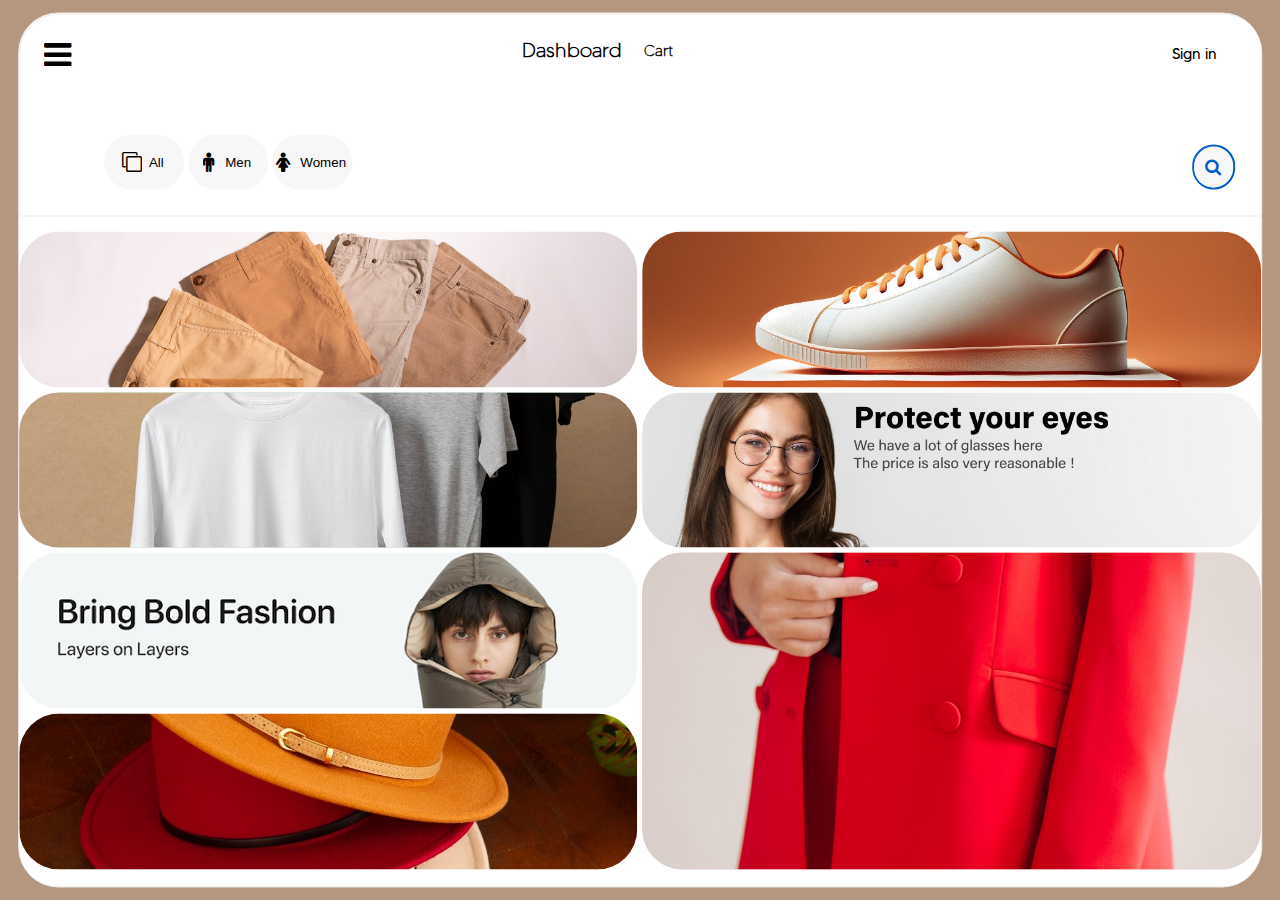
<file: index.html>
<!DOCTYPE html>
<html lang="en">

<head>
    <meta charset="UTF-8">
    <meta http-equiv="X-UA-Compatible" content="IE=edge">
    <meta name="viewport" content="width=device-width, initial-scale=1.0">
    <link rel="stylesheet" href="https://cdnjs.cloudflare.com/ajax/libs/font-awesome/4.7.0/css/font-awesome.min.css">
    <link rel="stylesheet" href="style.css">
    <title>Buy More</title>
</head>

<body>
    <div class="AllPage">
        <i class="fa fa-bars bars" id="bars-menu" onclick="barsfunction()"></i>


        <div class="LeftDiv" id="LeftDiv-id">
            <i class="fa fa-close closemenu" id="close-menu" onclick="closemunufunction()"></i>
            <h1 class="TitltName">BuyMore</h1>
            <div class="underline"></div>

            <ul class="LeftDiv-List">
                <li> <i class="fa fa-flash LeftList-Icon"></i>
                    Popular Products</li>
                <li><i class="fa fa-circle-o LeftList-Icon"></i>
                    Explore New</li>
                <li><i class="fa fa-shopping-cart LeftList-Icon"></i>
                    Clothing and Shoes</li>
                <li><i class="fa fa-gift LeftList-Icon"></i>
                    Gifts and Living</li>
                <li> <i class="fa fa-lightbulb-o LeftList-Icon"></i>
                    Inspiration</li>
            </ul>
            <hr class="hr1-leftlist">
            <!-- ----------------------------------------------------------------- -->
            <div class="quickactions">

                <p class="QuickActions-Text-LeftList">Quick actions</p><br>
                <div class="QuickActions-line1">
                    <button class="PlusIcon-LeftList PlusIcon-1-LeftList">+</button>
                    <p class="text-of-plus-LeftList text-of-plus1-LeftList">Request for product</p>
                </div>
                <div class="QuickActions-line2">
                    <button class="PlusIcon-LeftList PlusIcon-2-LeftList">+</button>
                    <p class="text-of-plus-LeftList text-of-plus2-LeftList">Add member</p>
                </div>
            </div>

            <hr class="hr2-leftlist">

            <!-- ----------------------------------------------------------------- -->
            <div class="lastorder-div">
                <p class="LastOrders-Text-LeftList">Last orders</p>
                <p class="LastOrders-Text-LeftList OrderNum-LeftList">10</p>
            </div>
            <p class="SeeAll-LeftList">See all</p>

            <i class="fa fa-sign-out sign-out-icon-LeftList">
                <p class=" LogOut-LeftList">Log out</p>
            </i>
        </div>
        <!-- -----------------------------------header------------------------------ -->

        <header>
            <div class="Header">
                <div class="switch">
                    <div class="switch-Div">
                    </div>
                    <button id="dashboard">Dashboard</button>
                    <button id="cart">Cart</button>
                </div>
                <p class="Explore-Text">Explore</p>

                <button class="header-button" id="all-button">
                    <i class="fa fa-clone"></i>
                    All
                </button>
                <button class="header-button" id="male-button">
                    <i class="fa fa-male"></i>
                    Men
                </button>
                <button class="header-button" id="female-button">
                    <i class="fa fa-female"></i>
                    Women
                </button>

                <div class="UserPhoto" title="change photo">
                </div>
                <a href="LogIn/LogIn.html   " class="user" id="LogIn">Sign in</a>


                <button class="search-icon" id="SaerchButton"><i class="fa fa-search"></i></button>
                <input type="text" class="saerch-inp" id="saerch-inp">
            </div>
        </header>


        <!-- -----------------------------------main body------------------------------ -->
        <div class="mainbody" id="mainbody">
            <div class="item1"></div>
            <div class="item2"></div>
            <div class="item3"></div>
            <div class="item4"></div>
            <div class="item5"></div>
            <div class="item6"></div>
            <div class="item7"></div>
        </div>

        <div class="cart-div" id="cart-div">

        </div>

        <div class="leftdiv-bars">

        </div>





    </div>

    <script src="script.js"></script>
</body>

</html>
</file>
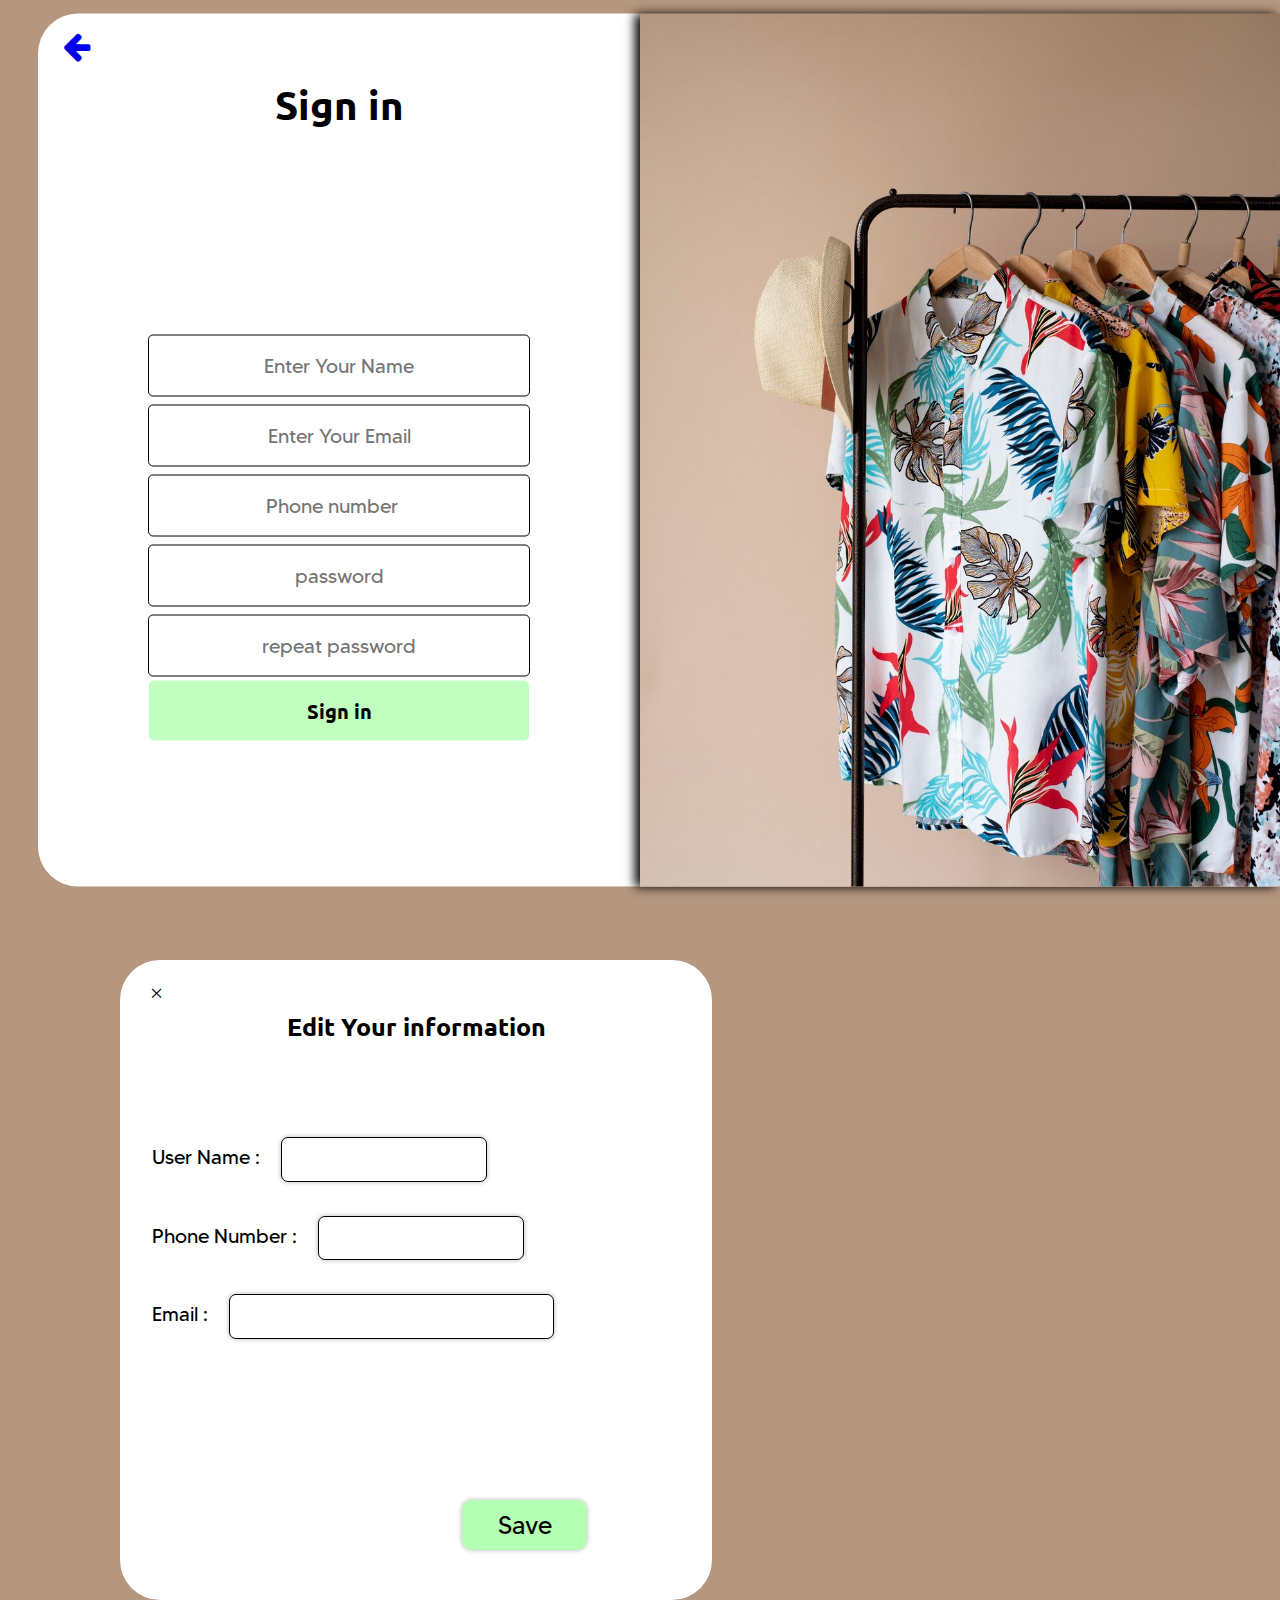
<file: LogIn/LogIn.html>
<!DOCTYPE html>
<html lang="en">

<head>
    <meta charset="UTF-8">
    <meta http-equiv="X-UA-Compatible" content="IE=edge">
    <meta name="viewport" content="width=device-width, initial-scale=1.0">
    <link rel="stylesheet" href="https://cdnjs.cloudflare.com/ajax/libs/font-awesome/4.7.0/css/font-awesome.min.css">
    <link rel="stylesheet" href="LogIn.css">
    <title>Log In</title>
</head>

<body>
    <div class="imgdiv">
    </div>
    <div class="Login" id="login-div">
        <a href="../index.html" id="back-icon-a"><i class="fa fa-arrow-left  backicon"></i></a>
        <div class="form-log">
            <p class="title-log"> Sign in </p>

            <input type="text" name="" id="name-log" placeholder="Enter Your Name">
            <p class="errortext" id="errortext-name">Your name is not acceptable !</p>
            <input type="email" name="" id="email-log" placeholder="Enter Your Email">
            <p class="errortext" id="errortext-email">Your email is not acceptable !</p>
            <input type="number" name="" id="phnumber-log" placeholder="Phone number">
            <p class="errortext" id="errortext-phnumber">Your mobile number is not correct !</p>
            <input type="password" name="" id="pass1-log" placeholder="password">
            <input type="password" name="" id="pass2-log" placeholder="repeat password">
            <p class="errortext" id="errortext-password">Your password must not be less than 8 digits long ! <br>Or your
                passwords are not the same !</p>
            <button class="Sign-in-logpage" id="sign-link">Sign in</button>
        </div>
    </div>




    <div class="information" id="information-div">

        <a href="../index.html" id="back-icon-a"><i class="fa fa-arrow-left  backicon"></i></a>
        <div class="porof">
        </div>
        <div class="edit-profile">
            <label for="edit-prof" class="edit-prof-button">Edit</label>
            <input type="file" id="edit-prof">
        </div>
        <p class="user-name" id="username">amir</p>
        <p class="user-email" id="user-email">1234@gmail.com</p>
        <p class="user-ph-number" id="user-phnumber">09059135060</p>

        <button class="edit-information" id="editpage-button"> Edit information
            <i class="fa fa-edit"></i>
        </button>


    </div>

    <div class="editpage" id="editpage">
        <p class="title-edit-page"> Edit Your information </p>
        <span class="close-editpage" id="close-editpage">&times;</span>
        <div class="editpage-inp">
            <p class="inp-text">User Name :</p>
            <input type="text" name="" id="username-edit"><br>
            <p class="inp-text">Phone Number :</p>
            <input type="number" name="" id="phone-number-edit"><br>
            <p class="inp-text">Email :</p>
            <input type="email" name="" id="email-edit">

        </div>
        <button class="savebutton" id="savebutton">Save</button>
    </div>
    <script src="LogIn.js"></script>
</body>

</html>
</file>
<file: style.css>
@font-face {
    font-family: font-1;
    src: url(font/made_tommy/MADE\ TOMMY\ 2.otf),
}

@font-face {
    font-family: font-2;
    src: url(font/made_tommy/MADE\ TOMMY\ 3.otf)
}

@font-face {
    font-family: font-3;
    src: url(font/made_tommy/MADE\ TOMMY\ 2.otf)
}


/* ====================================== */


body {
    background-color: #B5977F;
}

.AllPage {
    position: absolute;
    top: 50%;
    left: 50%;
    transform: translate(-50%, -50%);
    background-color: white;
    border: 1px solid #EDEDED;
    border-radius: 40px;
    height: 97%;
    width: 97%;
    justify-content: center;
    overflow: hidden;
}

.LeftDiv {
    position: absolute;
    top: 50%;
    left: 0%;
    transform: translate(0, -50%);
    background-color: white;
    border: 1px solid #EDEDED;
    border-radius: 40px 0 0 40px;
    height: 100%;
    width: 16%;
    z-index: 2;
    overflow: hidden;
    color: black;
}



.TitltName {
    font-family: font-3;
    font-size: 25px;
    position: absolute;
    top: 0.5em;
    left: 1em;
}

.underline {
    border-bottom: 3px solid #B5977F;
    width: 8%;
    position: absolute;
    top: 3.75rem;
    left: 4.35rem
}

.LeftDiv-List {
    position: absolute;
    top: 14%;
    left: -5%;
    list-style: none;
    margin: 0;
}

.LeftDiv-List li {
    font-size: 15px;
    font-family: font-1;
    padding: 1em 0.05em;
    margin: 5% 0;
    text-align: left;
    border-radius: 30px;
    width: 14em;
    transition: .3s;
    cursor: pointer;
}

.LeftDiv-List li:hover {
    transform: scale(1.1);
    color: white;
    background-color: #B5977F;
}


.LeftList-Icon {
    transform: scale(1.2);
    margin: 0 7%;
}

.LeftDiv hr {
    border: 1px solid #EDEDED;
    transform: translate(-50%, -50%);
    width: 75%;
}

.hr1-leftlist {
    position: absolute;
    top: 48%;
    left: 50%;
}

.hr2-leftlist {
    position: absolute;
    top: 67%;
    left: 50%;
}


/* -------------------------------------------------------------- */
.quickactions {
    position: absolute;
    top: 28em;
    left: 2em;
    height: 7em;
    width: 100%;
}

.QuickActions-Text-LeftList {
    position: absolute;
    top: -.5em;
    left: 0em;
    color: #979797;
    font-family: font-1;
    font-size: 15px;
}

.QuickActions-line1 {
    margin: 2em 0 1em 0;
}

.PlusIcon-LeftList {
    display: inline-block;
    border: none;
    transform: scale(1.3);
    margin: 0 2em 0 0;
    text-align: center;
    border-radius: 7px;
    padding: 1% 2%;
    background-color: #F5F5F5;
    color: #676767;
    cursor: pointer;
    transition: .2s;

}


.PlusIcon-LeftList:hover {
    color: white;
    background-color: #B5977F;
    transform: scale(1.2);

}

.text-of-plus-LeftList {
    display: inline-block;
    font-size: 15px;
    font-family: font-3;
    margin: -3.5%;

}


/* -------------------------------------------------------------- */
.lastorder-div {
    position: relative;
    top: 39em;
    left: 2em;
}

.LastOrders-Text-LeftList {
    display: inline-block;
    color: #979797;
    font-family: font-1;
    font-size: 15px;
}

.OrderNum-LeftList {
    color: black;
    margin: 0 0 0 .5em;
}

.SeeAll-LeftList {
    display: inline-block;
    color: #979797;
    position: absolute;
    bottom: 13%;
    left: 14%;
    font-family: font-1;
    font-size: 15px;
    cursor: pointer;
    transition: .2s;
}

.SeeAll-LeftList:hover {
    color: #3a3a3a;
    transform: scale(1.1);

}

.sign-out-icon-LeftList {
    transform: scale(1.2);
    position: absolute;
    bottom: 6%;
    left: 15%;
    cursor: pointer;
    transition: .2s;
}

.sign-out-icon-LeftList:hover {
    transform: scale(1.27);
}

.LogOut-LeftList {
    display: inline-block;
    font-family: font-1;
    font-size: 15px;
    cursor: pointer;
}



/* -------------------------------Header------------------------------- */


.Header {
    float: right;
    position: absolute;
    top: 0%;
    left: 16.05%;
    background-color: white;
    border: 1px solid #EDEDED;
    border-radius: 0 40px 0 0;
    height: 23%;
    width: 83.89%;
}

.switch {
    position: fixed;
    top: 1.5em;
    left: 50%;
    transform: translate(-50%, 0%);
    border: 1px solid #EDEDED;
    border-radius: 50px;
    background-color: #F7F7F7;
    height: 3.6em;
    width: 15em;
    display: flex;
    justify-content: center;
    align-items: center;
}

.switch button {
    border: none;
    background: none;
    position: relative;
    text-decoration: none;
    color: black;
    font-family: font-2;
    font-weight: bold;
    font-size: 15px;
    z-index: 2;
    transition: .4s;
    cursor: pointer;
}

#cart {
    margin-right: 0.7em;
}

#dashboard {
    margin-right: 3.3em;
    font-size: 20px;

}

.Dashboard-Div {
    border: 1px solid black;
    transition: 1s;
}

.switch-Div {
    box-shadow: 1px 0px 10px -5px;
    background-color: white;
    position: absolute;
    top: 0;
    left: 0%;
    border-radius: 50px;
    height: 3.6em;
    width: 7.5em;
    transition: .4s;
}


.Explore-Text {
    position: absolute;
    bottom: 5%;
    left: 2%;
    font-size: 33px;
    font-family: font-3;
}



.header-button {
    justify-content: center;
    align-items: center;
    position: relative;
    top: 60%;
    left: 31%;
    transform: translate(-50%, 0%);
    background-color: #F7F7F7;
    border-radius: 50px;
    padding: 1.5em 0;
    width: 9em;
    cursor: pointer;
    border: none;
    transition: .2s, box-shadow .3s;
}

.header-button:hover {
    box-shadow: 0 0 5px -2px;
}

.header-button:focus {
    border-bottom: 2px solid #B5977F;

}

.header-button i {
    scale: 1.5;
    margin: 0 10% 0 0%;
}

.user {
    color: black;
    text-align: center;
    font-size: 15px;
    position: absolute;
    top: 2.3em;
    right: 2em;
    background-color: none;
    border: none;
    border-radius: 20px;
    width: 4em;
    text-decoration: none;
    font-family: font-1;
    transition: .3s;
}


.user:hover {
    transform: scale(1.07);
}

.UserPhoto {
    background-image: url(img/porof.png);
    border: 0.5px solid black;
    border-radius: 10px;
    width: 0.8em;
    height: 0.8em;
    position: absolute;
    top: 3em;
    right: 3em;
    scale: 4;
    margin: 0 7% 0 0%;
    cursor: pointer;
    background-size: cover;
}


.search-icon {
    position: absolute;
    bottom: 1em;
    right: 2.2em;
    background-color: #F7F7F7;
    border: none;
    border-radius: 100px;
    width: 2.9em;
    height: 3em;
    cursor: pointer;
    z-index: 2;
}

.search-icon i {
    color: #025DCC;
    scale: 1.3;
}

.saerch-inp {
    position: absolute;
    bottom: 0.73em;
    right: 1.8em;
    background-color: #F7F7F7;
    border: 2px solid #025DCC;
    border-radius: 100px;
    padding: 0 1em;
    width: 0.6em;
    height: 2.7em;
    cursor: pointer;
    transition: .2s;
    font-size: 15px;
    font-family: font-1;
    transition: .7s;
    outline: none;

}

.saerch-inp:focus {
    outline: 0;
}

/* -------------------------------main body------------------------------- */


.mainbody {
    visibility: visible;
    border-radius: 40px;
    position: absolute;
    top: 25%;
    left: 18%;
    background-color: white;
    height: 73%;
    width: 80%;
    display: grid;
    gap: 15px;
    grid-column: 5;
    grid-template-columns: 25% 25% 0% auto auto;
    grid-template-rows: 29% 29% 3% auto;

}

.mainbody div {
    border-radius: 40px;
    background-size: cover;
    background-position: center;
    cursor: pointer;
    transition: .4s;

}

.mainbody div:hover {
    scale: 1.04;

}

.item1 {
    grid-column-start: 1;
    grid-column-end: 3;
    grid-row-start: 1;
    grid-row-end: 2;
}

.item2 {
    background-color: rgb(236, 117, 117);
    grid-column-start: 4;
    grid-column-end: 5;
    grid-row-start: 1;
    grid-row-end: 4;
}

.item3 {
    background-color: green;
    grid-column-start: 5;
    grid-column-end: 6;
    grid-row-start: 1;
    grid-row-end: 4;
}

.item4 {
    grid-column-start: 1;
    grid-column-end: 3;
    grid-row-start: 2;
    grid-row-end: 3;
}


.item5 {
    background-color: #F2F6F7;
    grid-column-start: 4;
    grid-column-end: 6;
    grid-row-start: 4;
    grid-row-end: 5;
}

.item6 {
    background-color: #EBEBEB;
    grid-column-start: 1;
    grid-column-end: 2;
    grid-row-start: 3;
    grid-row-end: 5;
}

.item7 {
    background-color: #FFEEE3;
    grid-column-start: 2;
    grid-column-end: 3;
    grid-row-start: 3;
    grid-row-end: 5;
}



.likeheart-item {
    position: relative;
    left: 15em;
    top: 1em;
    cursor: pointer;
}

.likeheart-item-active {
    scale: 1.1;
    visibility: hidden;
    position: relative;
    left: 13.7em;
    top: 1em;
    cursor: pointer;

}

.cart-div {
    visibility: hidden;
    background-image: url(img/shopping-cart.png);
    background-size: 80% 100%;
    background-repeat: no-repeat;
    background-position: right;
    border: 1px solid #EDEDED;
    border-radius: 40px;
    position: absolute;
    top: 25%;
    left: 18%;
    background-color: white;
    height: 73%;
    width: 80%;
    transition: .4s;
}

.bars {
    display: none;
    position: absolute;
    top: 2em;
    left: 2em;
    scale: 2;
    z-index: 3;
    color: black;
}

.closemenu {
    display: none;
    position: absolute;
    top: 2em;
    left: 2em;
    scale: 2;
    z-index: 3;
    color: white;
}



/* -------------------------------Responsive--------------------------------- */


@media screen and (max-width: 1390px) {

    .LeftDiv {
        position: absolute;
        top: 50%;
        left: 0%;
        transform: translate(0, -50%);
        background-color: white;
        border: 1px solid #EDEDED;
        border-radius: 40px 0 0 40px;
        height: 100%;
        width: 30%;
        z-index: 2;
        overflow: hidden;
        color: black;
    }


    .closemenu {
        display: none;
    }

    .bars {
        display: none;
    }

    .LeftDiv-List li {
        font-size: 15px;
        font-family: font-1;
        padding: 1em 0.05em;
        margin: 5% -2em;
        text-align: left;
        border-radius: 30px;
        width: 14em;
        transition: .3s;
        cursor: pointer;
    }


    .quickactions {
        top: 25.5em;
        left: .5em;
    }

    .lastorder-div {
        top: 35em;
        left: .5em;
    }

}

@media screen and (max-width: 1319px) {

    .LeftDiv {
        position: absolute;
        top: 50%;
        left: -100%;
        transform: translate(0, -50%);
        height: 100%;
        width: 16%;
        z-index: 2;
        overflow: hidden;
        background-color: #252525;
        color: white;
        width: 30%;
        z-index: 3;
        transition: .7s;
    }

    .user {
        font-size: 15px;
        position: absolute;
        top: 2em;
        right: 2.5em;
        background-color: white;
        border: none;
        border-radius: 20px;
        padding: 0;
        width: 4em;


    }

    .UserPhoto {
        display: none;
    }

    .search-icon {
        position: absolute;
        bottom: 2.1em;
        right: 2.2em;
        background-color: #F7F7F7;
        border: none;
        border-radius: 100px;
        width: 2.9em;
        height: 3em;
        cursor: pointer;
        z-index: 2;
    }

    .saerch-inp {
        position: absolute;
        bottom: 1.73em;
        right: 1.8em;
        background-color: #F7F7F7;
        border: 2px solid #025DCC;
        border-radius: 100px;
        padding: 0 1em;
        width: 0.6em;
        height: 2.7em;
        cursor: pointer;
        transition: .2s;
        font-size: 15px;
        font-family: font-1;
        transition: .7s;
        outline: none;

    }

    .LeftDiv-List li {
        font-size: 15px;
        font-family: font-1;
        padding: 1em 0.05em;
        margin: 5% 0em;
        text-align: left;
        border-radius: 30px;
        width: 14em;
        transition: .3s;
        cursor: pointer;
    }


    .TitltName {
        font-family: font-3;
        font-size: 25px;
        position: absolute;
        top: 0.5em;
        left: 4em;
    }

    .underline {
        border-bottom: 3px solid white;
        width: 8%;
        position: absolute;
        top: 3.75rem;
        left: 8.9rem
    }

    .hr1-leftlist {
        display: none;
    }

    .quickactions {
        display: none;
    }

    .hr2-leftlist {
        display: none;
    }

    .LastOrders-Text-LeftList {
        display: none;
    }

    .OrderNum-LeftList {
        display: none;
    }

    .SeeAll-LeftList {
        display: none;
    }


    #dashboard {
        margin-right: .5em;
    }

    .mainbody {
        gap: 5px;
        grid-column: 2;
        grid-template-columns: auto auto;
        grid-template-rows: auto auto auto auto;

    }

    .item1 {
        grid-column-start: 1;
        grid-column-end: 2;
        grid-row-start: 1;
        grid-row-end: 2;
    }

    .item2 {
        grid-column-start: 2;
        grid-column-end: 3;
        grid-row-start: 3;
        grid-row-end: 5;
    }

    .item3 {
        grid-column-start: 1;
        grid-column-end: 2;
        grid-row-start: 2;
        grid-row-end: 3;
    }

    .item4 {
        grid-column-start: 2;
        grid-column-end: 3;
        grid-row-start: 2;
        grid-row-end: 3;
    }


    .item5 {
        grid-column-start: 1;
        grid-column-end: 2;
        grid-row-start: 3;
        grid-row-end: 4;
    }

    .item6 {
        grid-column-start: 1;
        grid-column-end: 2;
        grid-row-start: 4;
        grid-row-end: 5;
    }

    .item7 {
        grid-column-start: 2;
        grid-column-end: 3;
        grid-row-start: 1;
        grid-row-end: 2;
    }

    .cart-div {
        position: absolute;
        top: 25%;
        left: 0%;
        width: 100%;

    }



    .switch {
        background: none;
        position: fixed;
        top: .5em;
        left: 47%;
        border: none;
        width: 3em;
    }

    .switch div {
        display: none;
    }

    .Header {
        position: absolute;
        top: 0%;
        left: 0%;
        border-radius: 40px 40px 0 0;
        width: 100%;
    }

    .header-button {
        position: relative;
        top: 60%;
        left: 10%;
        width: 6em;
    }

    .mainbody {
        position: absolute;
        top: 25%;
        left: 0%;
        width: 100%;
    }

    .Explore-Text {
        display: none;
    }



    .bars {
        display: block;
    }
}

@media screen and (max-width: 900px) {
    .LeftDiv {
        width: 40%;
    }
}

@media screen and (max-width: 635px) {
    .LeftDiv {
        width: 60%;
    }
}

@media screen and (max-width: 530px) {
    .LeftDiv {
        width: 70%;
    }
}

@media screen and (max-width: 430px) {
    .LeftDiv {
        width: 100%;
    }
}
</file>
<file: LogIn/LogIn.css>
@font-face {
    font-family: font-1;
    src: url(../font/made_tommy/MADE\ TOMMY\ 2.otf),
}

@font-face {
    font-family: font-2;
    src: url(../font/made_tommy/MADE\ TOMMY\ 3.otf)
}

@font-face {
    font-family: font-3;
    src: url(../font/Ubuntu/Ubuntu-Bold.ttf)
}


body {
    background-color: #B5977F;
}

.Login {
    display: block;
    position: absolute;
    top: 50%;
    left: 3%;
    transform: translate(0%, -50%);
    background-color: white;
    border-radius: 40px 0 0 40px;
    height: 97%;
    width: 47%;
    animation: loaded 1500ms;
    transition: 2.2s;
    z-index: 1;
}


@keyframes loaded {
    0% {
        transform: translate(50em, -28.48em);
    }
}

.imgdiv {
    background-image: url(../img/login-img3.png);
    position: absolute;
    top: 50%;
    right: 0%;
    transform: translate(0%, -50%);
    height: 97%;
    width: 50%;
    background-size: cover;
    background-position: center;
    box-shadow: -5px 0 10px rgba(0, 0, 0, 1);
    z-index: 10;
}

.form-log {
    display: flex;
    justify-content: center;
    flex-direction: column;
    align-items: center;
    position: absolute;
    top: 3em;
    left: 50%;
    transform: translate(-50%, 0%);
    padding: 1em;
}

.form-log input {
    text-align: center;
    font-size: 20px;
    font-family: font-1;
    width: 18em;
    height: 2em;
    border-radius: 5px;
    border: .5px solid black;
    padding: .5em;
    margin: .2em 0;

}

::-webkit-input-placeholder {
    font-size: 20px;
}

.title-log {
    font-family: font-3;
    font-size: 40px;
    text-align: center;
    margin: 0 0 5em 0;
}

.errortext {
    display: none;
    color: red;
    font-family: font-1;
    font-size: 15px;
    margin: .5em 0 0 0em;
}

.Sign-in-logpage {
    border: none;
    font-family: font-3;
    font-size: 20px;
    background-color: rgb(193, 255, 193);
    border-radius: 5px;
    width: 19em;
    height: 3em;
    transition: .2s;
    cursor: pointer;
}

.Sign-in-logpage:hover {
    box-shadow: 0 2px 5px rgba(0, 0, 0, .5);
}

#errortext-password {
    margin: 0 0 .5em 0;
}

/* --------------------------------------information---------------------------------------- */

.information {
    display: none;
    position: absolute;
    top: 50%;
    left: 3%;
    transform: translate(0%, -50%);
    background-color: white;
    border-radius: 40px 0 0 40px;
    height: 97%;
    width: 47%;
    animation: loaded 1500ms;

}


.backicon {
    position: absolute;
    top: 1.5em;
    left: 2em;
    scale: 2;
}

#back-icon-a:visited {
    color: black;
}




.porof {
    background-image: url(../img/porof.png);
    position: absolute;
    top: 3em;
    left: 5em;
    border: 1px solid #000000;
    width: 7em;
    height: 7em;
    border-radius: 50%;
    background-size: cover;

}

.user-name {
    position: absolute;
    top: 2em;
    left: 11em;
    font-family: font-1;
    font-size: 20px;
}

.user-email {
    position: absolute;
    top: 3.5em;
    left: 11em;
    font-family: font-1;
    font-size: 20px;
    color: #585858;
}

.user-ph-number {
    position: absolute;
    top: 6em;
    left: 13em;
    font-family: font-1;
    font-size: 17px;
    color: #585858;
}

.edit-information {
    position: absolute;
    top: 10em;
    left: 13em;
    background: none;
    border: none;
    border-radius: 10px;
    width: 10em;
    height: 2em;
    font-size: 15px;
    color: black;
    margin: 0 0 0 .2em;
    cursor: pointer;
    font-family: font-2;
    background-color: #A58872;
    color: white;
    transition: .2s;
    z-index: 2;
}

.edit-information:hover {
    scale: 1.04;
}




.edit-profile {
    background-color: #A58872;
    color: white;
    z-index: 2;
    display: flex;
    justify-content: center;
    align-items: center;
    border-radius: 17px;
    height: 2em;
    width: 3em;
    position: absolute;
    top: 9em;
    left: 7em;
    transform: translate(-50%, 0%);
    cursor: pointer;
    font-family: font-2;
    font-size: 15px;
    transition: .2s;
}

.edit-prof-button {
    cursor: pointer;
}

.edit-profile:hover {
    font-size: 15.2px;
}

.edit-profile input {
    display: none;
}



.editpage {
    background-color: white;
    position: absolute;
    top: 60em;
    left: 7.5em;
    border-radius: 40px;
    height: 40em;
    width: 37em;
    transition: .7s;
    animation: editpage 1000ms;

}

@keyframes editpage {
    0% {
        transform: translate(0%, 120%);
    }
}

.title-edit-page {
    text-align: center;
    position: absolute;
    top: 1em;
    left: 50%;
    width: 100%;
    transform: translate(-50%, 0);
    font-size: 25px;
    font-family: font-3;
}

.close-editpage {
    position: absolute;
    top: 1.5em;
    left: 2em;
    scale: 1.5;
    cursor: pointer;
}

.editpage-inp {
    /* border: 1px solid black; */
    position: absolute;
    top: 10em;
    left: 2em;
}

.editpage input {
    padding: 0 1em;
    font-size: 17px;
    width: 10em;
    height: 2.5em;
    border-radius: 7px;
    border: .5px solid black;
    margin: 1em;
    box-shadow: 0 0 5px rgba(0, 0, 0, 0.3);
}

.editpage input[type=email] {
    width: 17em;

}

.inp-text {
    display: inline-block;
    font-family: font-1;
    font-size: 20px;
}

.savebutton {
    background-color: rgb(180, 255, 180);
    border: none;
    border-radius: 10px;
    width: 5em;
    height: 2em;
    font-family: font-1;
    font-size: 25px;
    position: absolute;
    bottom: 2em;
    right: 5em;
    cursor: pointer;
    box-shadow: 0 0 5px rgba(0, 0, 0, 0.3);
    transition: .2s;
}

.savebutton:hover {
    scale: 1.05;
}


/* -------------------------------Responsive--------------------------------- */


@media screen and (max-width: 1390px) {
    @keyframes loaded {
        0% {
            transform: translate(35em, -26em);
        }
    }

    .Login {
        position: absolute;
        top: 50%;
        left: 3%;
    }
}





@media screen and (max-width: 860px) {
    .imgdiv {
        display: none;
    }

    .Login {
        position: absolute;
        top: 50%;
        left: 50%;
        transform: translate(-50%, -50%);
        width: 100%;
        height: 100%;
        animation: none;
        border-radius: 0px;

    }

    .information {
        display: block;
        position: absolute;
        top: 50%;
        left: 50%;
        transform: translate(-50%, -50%);
        width: 100%;
        height: 100%;
        animation: none;
        border-radius: 0px;

    }

    .porof {
        background-image: url(../img/porof.png);
        position: absolute;
        top: 5em;
        left: 50%;
        transform: translate(-50%, -50%);

    }

    .user-name {
        position: absolute;
        top: 7em;
        left: 50%;
        transform: translate(-50%, -50%);
    }

    .user-email {
        position: absolute;
        top: 9em;
        left: 50%;
        transform: translate(-50%, -50%);
    }

    .user-ph-number {
        position: absolute;
        top: 12.5em;
        left: 50%;
        transform: translate(-50%, -50%);
    }

    .edit-information {
        position: absolute;
        top: 18em;
        left: 50%;
        transform: translate(-50%, -50%);
    }

    .edit-profile {
        position: absolute;
        top: 8.5em;
        left: 45%;
        transform: translate(-50%, -50%);
    }


    .editpage {
        display: block;
        position: absolute;
        top: 12em;
        left: 50%;
        transform: translate(-50%, 0%);
        height: 70%;
        width: 70%;
        transition: .7s;

    }

    @keyframes editpage {
        0% {
            transform: translate(0%, 110%);
        }
    }

    .savebutton {
        position: absolute;
        left: 50%;
        transform: translate(-50%, 0%);
        width: 100%;
        height: 3em;
        bottom: 1em;
        font-size: 30px;
    }

    .form-log {
        margin: 0;
        position: absolute;
        top: 50%;
        left: 50%;
        transform: translate(-50%, -50%);
        padding: 1em;
    }
}

@media screen and (max-width: 650px) {
    .editpage {
        height: 100%;
        width: 100%;
    }

    .savebutton {
        position: absolute;
        left: 50%;
        transform: translate(-50%, 0%);
        width: 100%;
        height: 3em;
        bottom: 9em;
        font-size: 30px;
    }
}

@media screen and (max-width: 520px) {
    .form-log input {
        text-align: center;
        font-size: 20px;
        font-family: font-1;
        width: 15em;
        height: 2em;
        border-radius: 5px;
        border: .5px solid black;
        padding: .5em;
        margin: .2em 0;

    }

    .Sign-in-logpage {
        border: none;
        font-family: font-3;
        font-size: 20px;
        background-color: rgb(193, 255, 193);
        border-radius: 5px;
        width: 16em;
    }

}



@media screen and (max-width: 460px) {
    .savebutton {
        position: absolute;
        left: 50%;
        transform: translate(-50%, 0%);
        width: 100%;
        height: 2em;
        bottom: 9em;
        font-size: 30px;
    }
}
</file>
